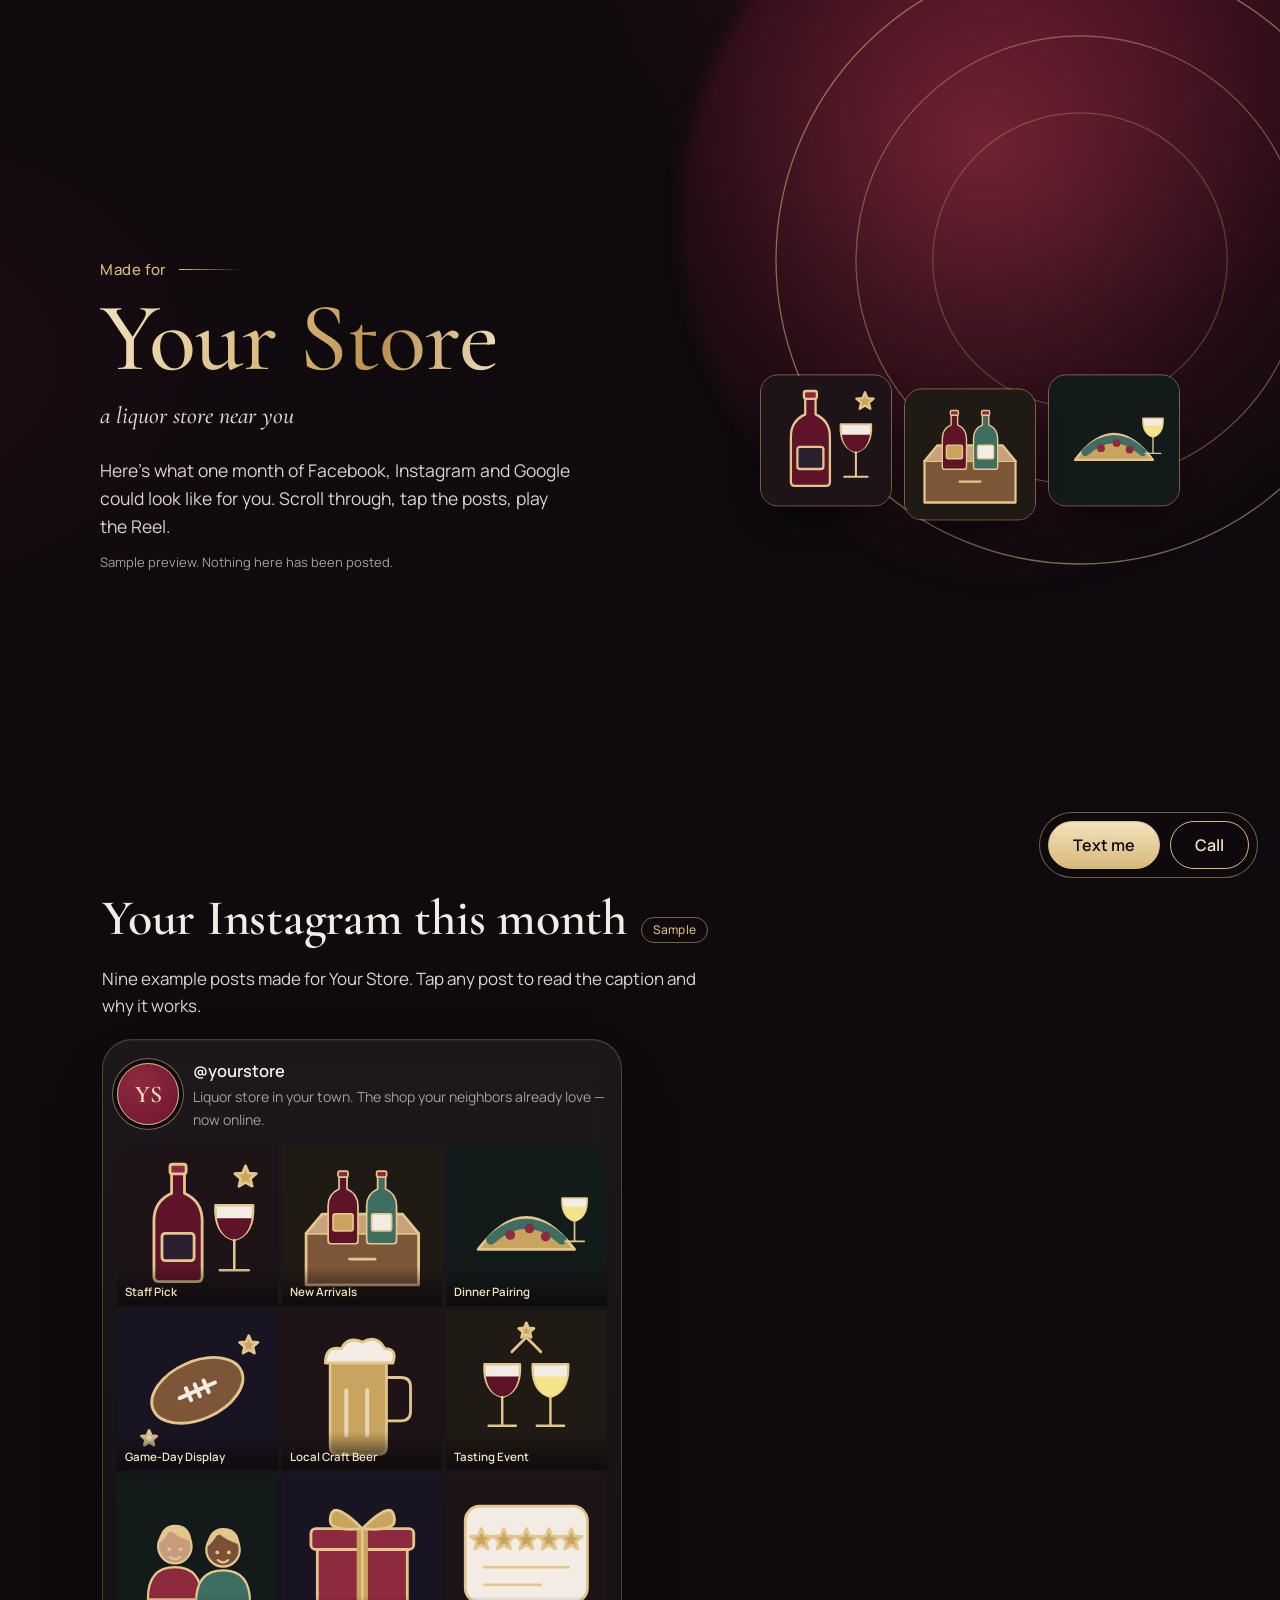
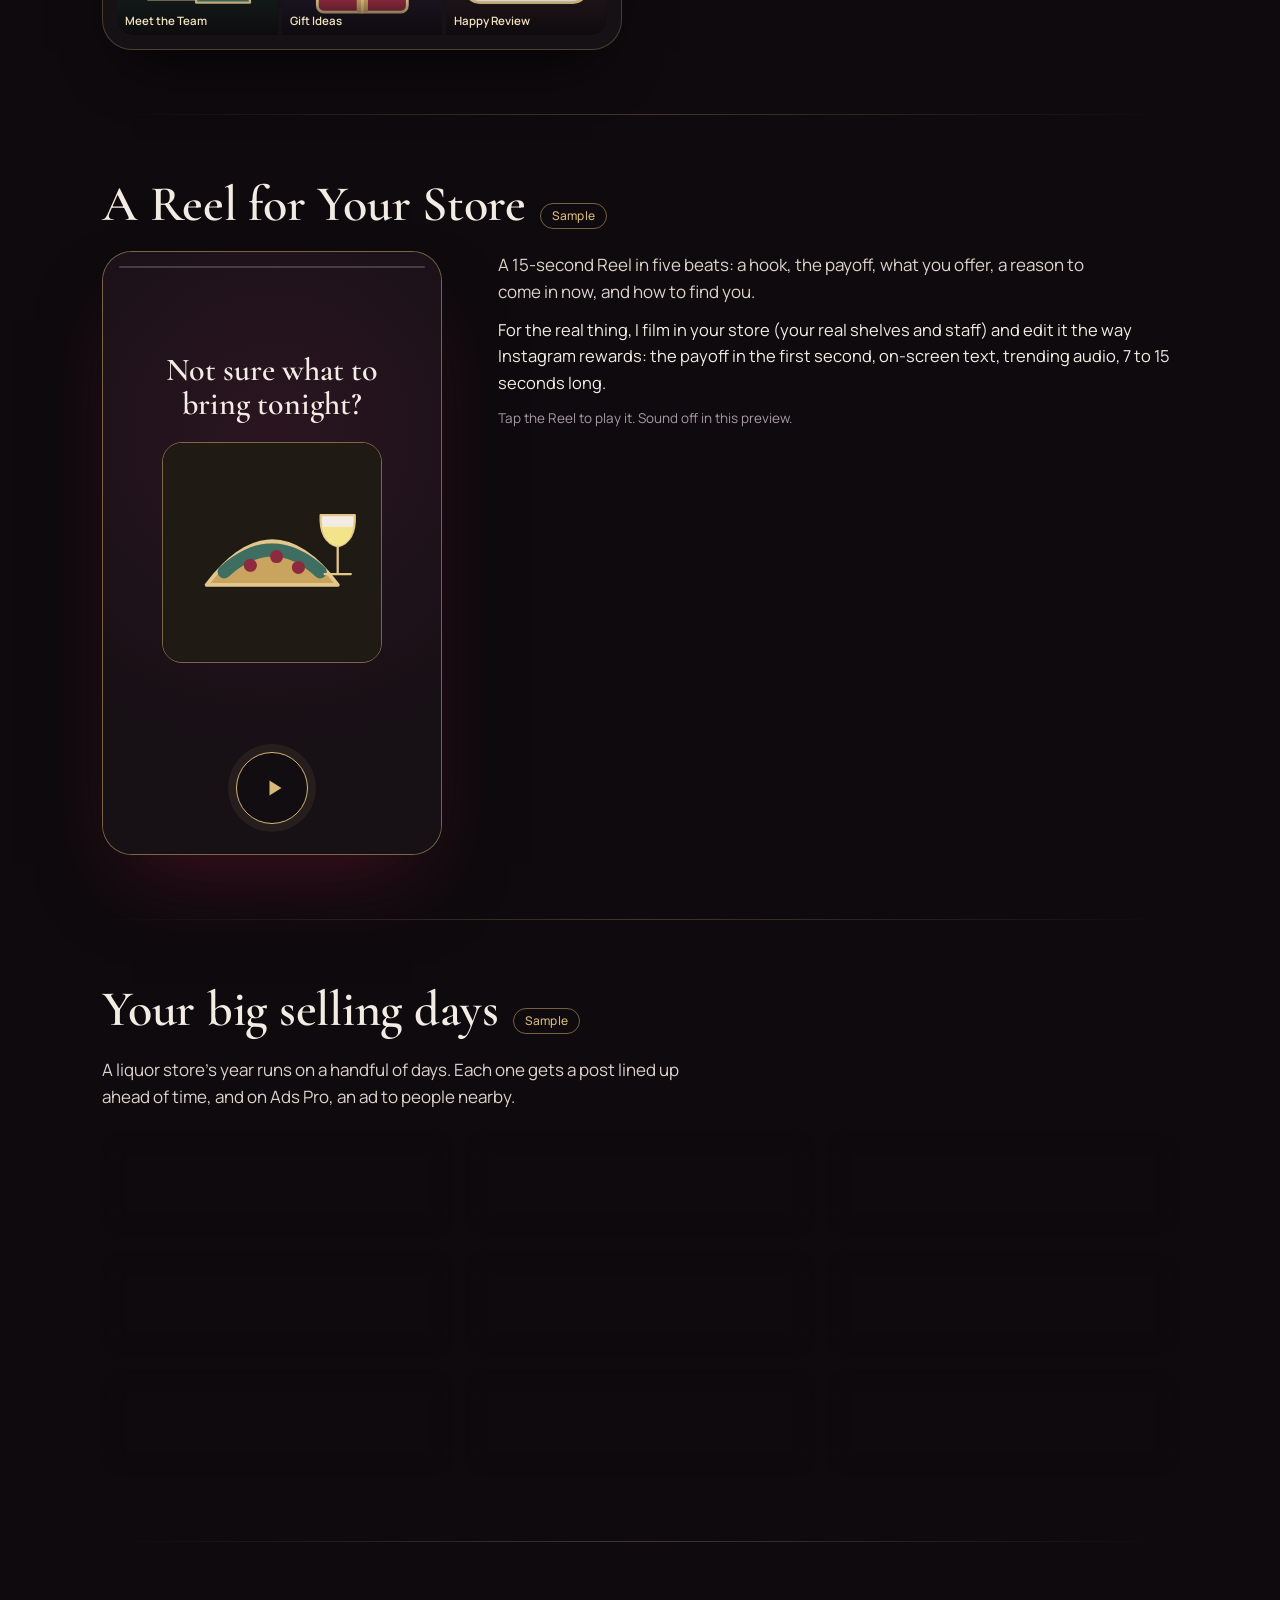
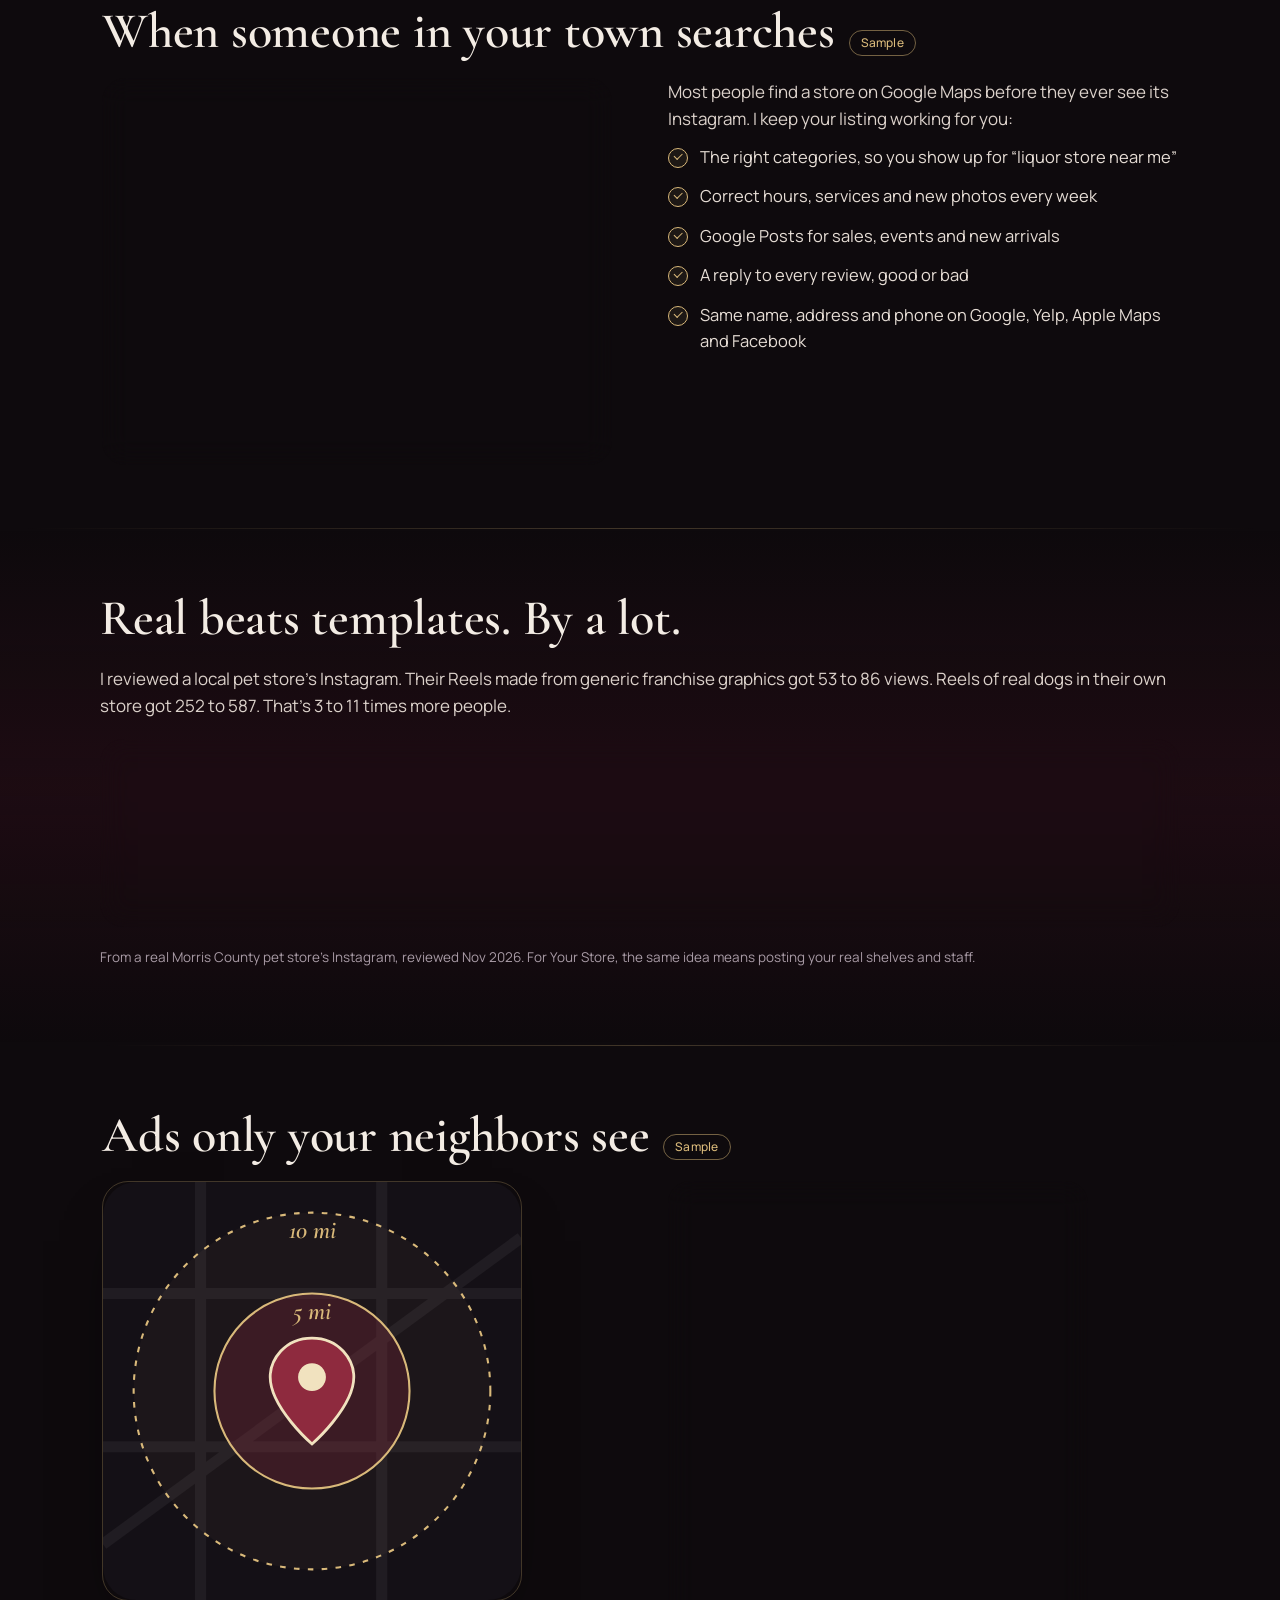
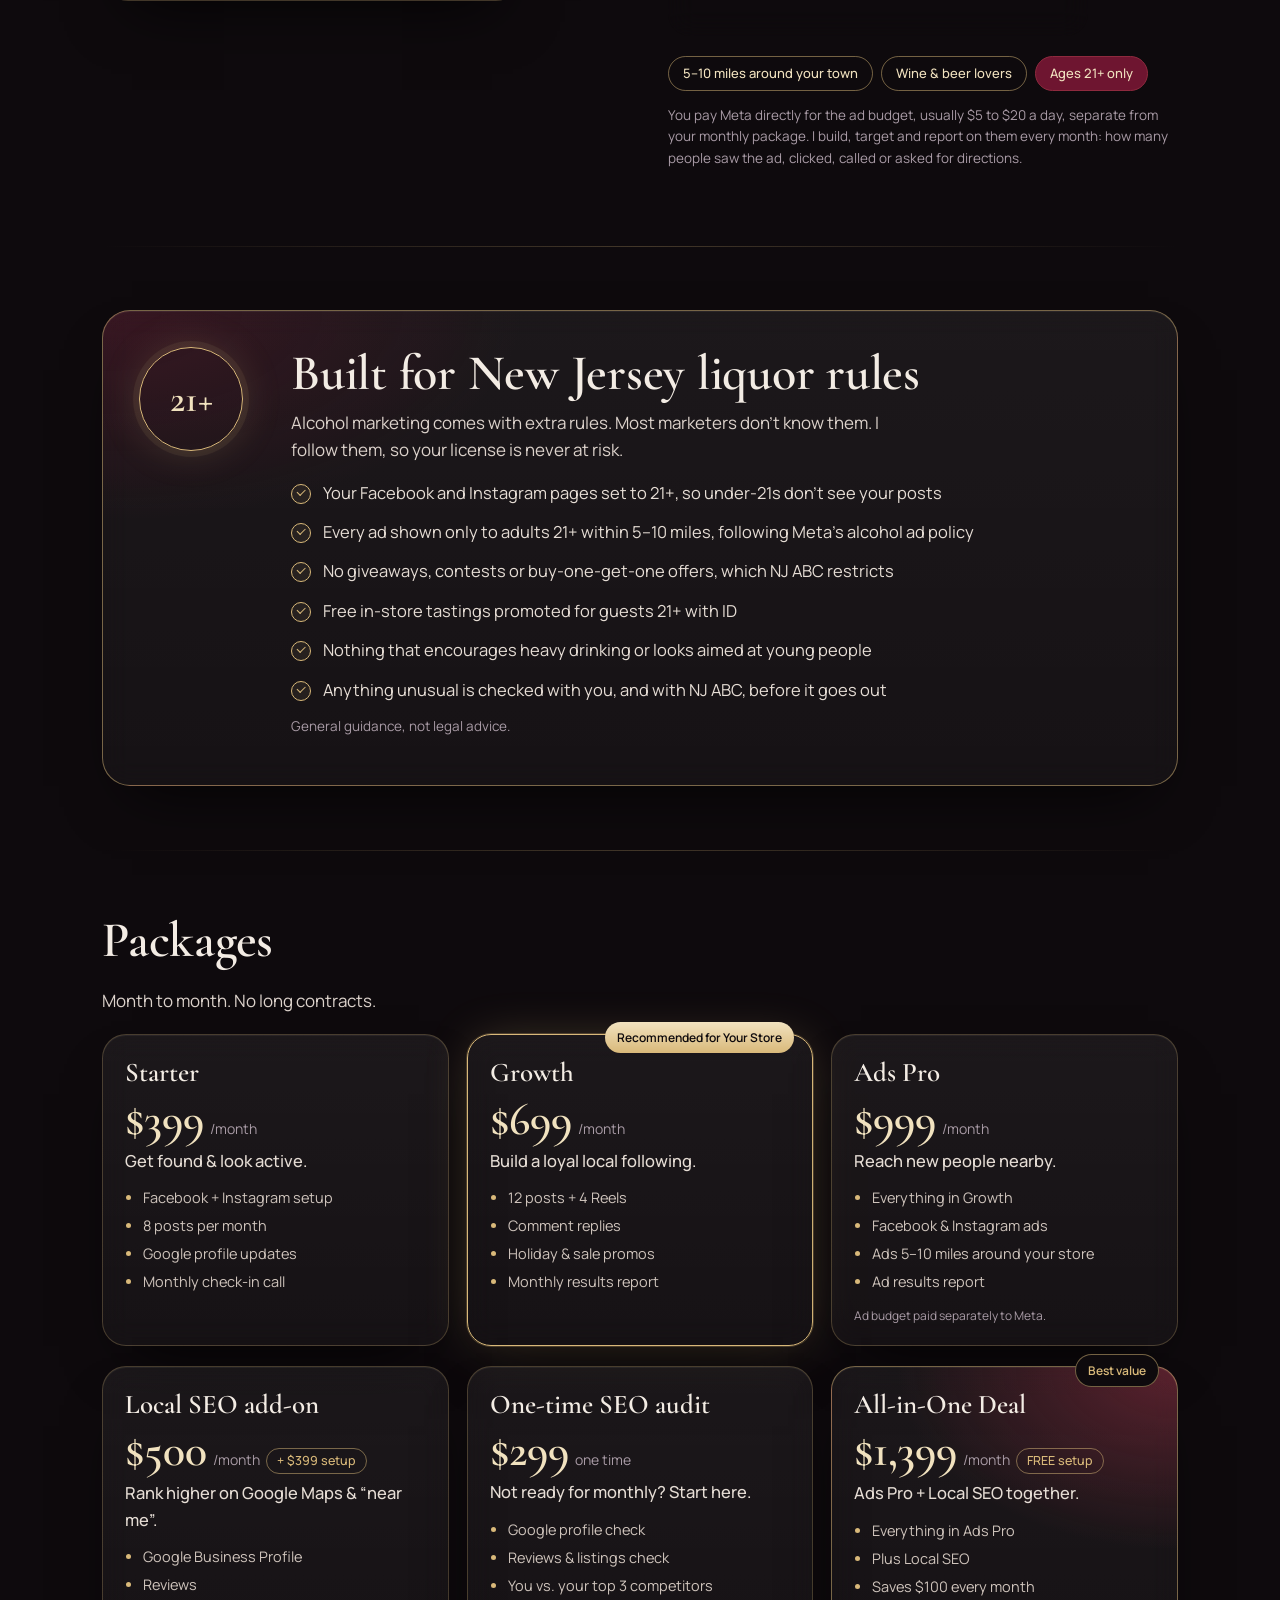
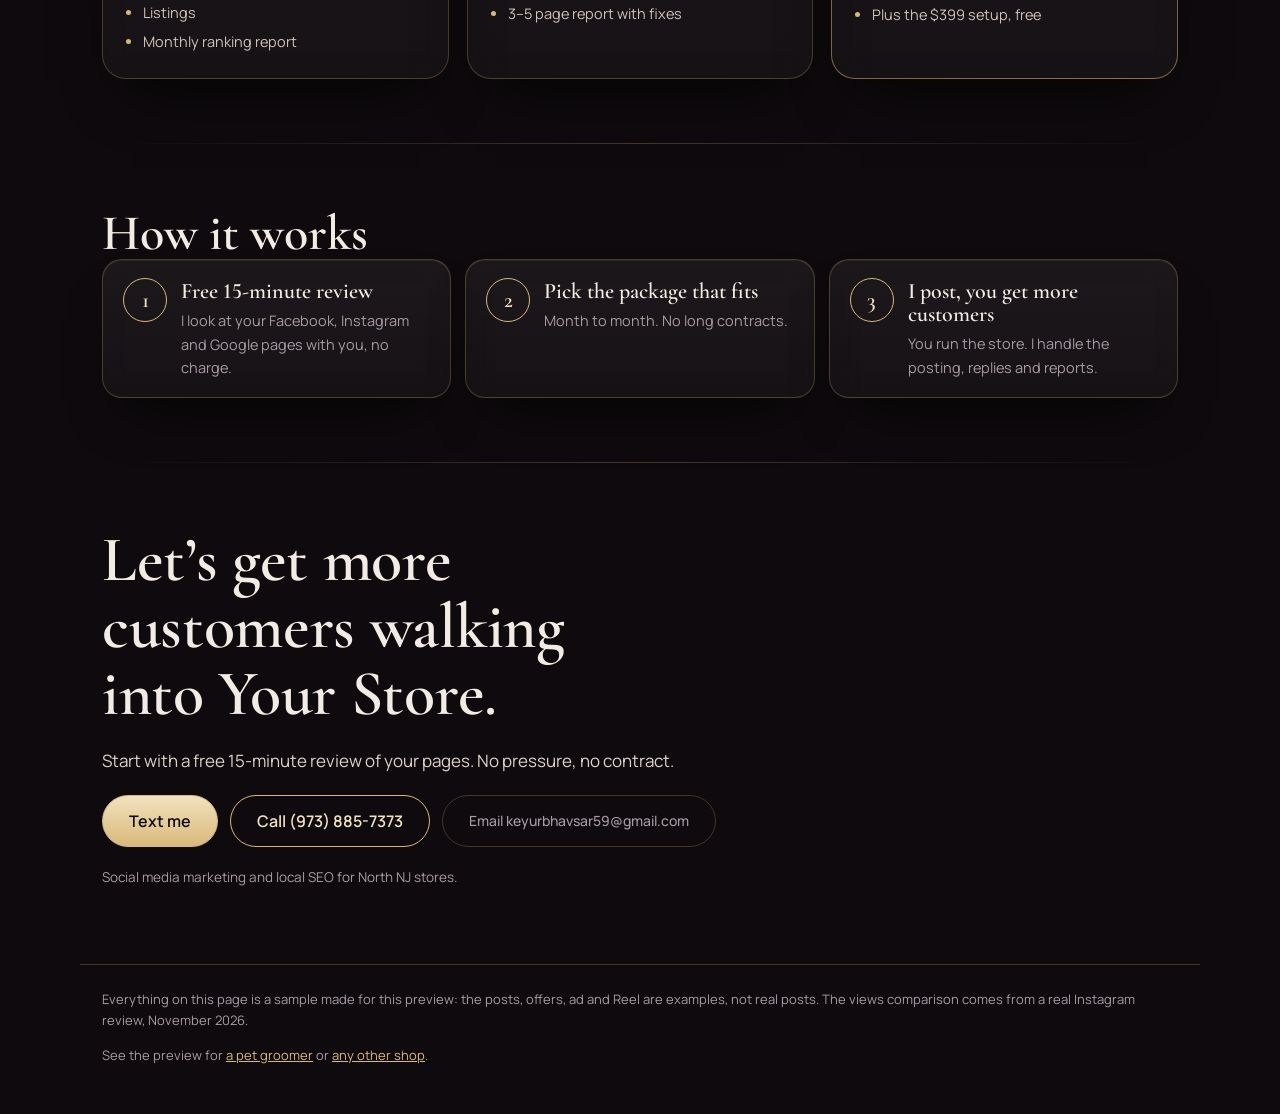
<file: index.html>
<!doctype html>
<html lang="en">
<head>
  <meta charset="utf-8">
  <meta name="viewport" content="width=device-width, initial-scale=1">
  <meta name="theme-color" content="#0E0A0D">
  <title>Your month, previewed</title>
  <meta name="description" content="A sample month of social media and Google marketing, made for your store.">
  <meta property="og:title" content="A sample month of marketing, made for your store">
  <meta property="og:description" content="Posts, a Reel, local ads and Google — see what it could look like.">
  <link rel="preconnect" href="https://fonts.googleapis.com">
  <link rel="preconnect" href="https://fonts.gstatic.com" crossorigin>
  <link href="https://fonts.googleapis.com/css2?family=Cormorant+Garamond:ital,wght@0,500;0,600;0,700;1,500;1,600&family=Manrope:wght@400;500;600;700&display=swap" rel="stylesheet">
  <link rel="stylesheet" href="css/style.css">
  <link rel="icon" href="data:image/svg+xml,%3Csvg xmlns='http://www.w3.org/2000/svg' viewBox='0 0 64 64'%3E%3Crect width='64' height='64' rx='16' fill='%230E0A0D'/%3E%3Ccircle cx='32' cy='32' r='15' fill='none' stroke='%23D9B97A' stroke-width='3'/%3E%3Ccircle cx='32' cy='32' r='6' fill='%236E1530'/%3E%3C/svg%3E">
</head>
<body>
  <main id="app" aria-live="polite">
    <noscript><p class="noscript">This preview needs JavaScript turned on.</p></noscript>
  </main>

  <div class="sheet" id="sheet" hidden>
    <div class="sheet-backdrop" data-close></div>
    <div class="sheet-panel" role="dialog" aria-modal="true" aria-labelledby="sheet-title">
      <button class="sheet-close" data-close aria-label="Close">×</button>
      <div class="sheet-body" id="sheet-body"></div>
    </div>
  </div>

  <nav class="cta-bar" id="cta-bar" aria-label="Contact"></nav>

  <script src="js/logic.js"></script>
  <script src="js/content.js"></script>
  <script src="js/art.js"></script>
  <script src="js/app.js"></script>
</body>
</html>
</file>
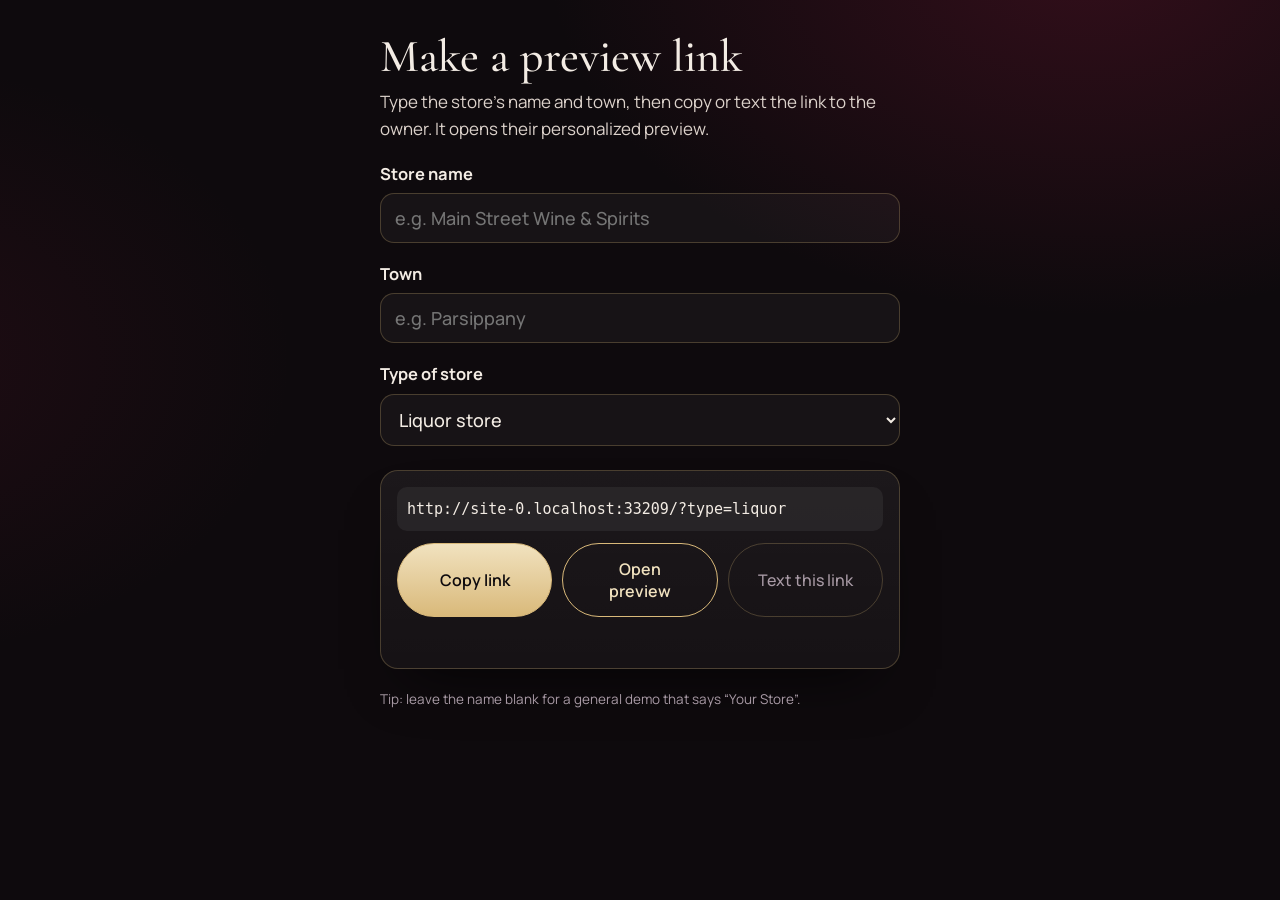
<file: make.html>
<!doctype html>
<html lang="en">
<head>
  <meta charset="utf-8">
  <meta name="viewport" content="width=device-width, initial-scale=1">
  <meta name="theme-color" content="#0E0A0D">
  <title>Preview link maker</title>
  <meta name="robots" content="noindex">
  <link rel="preconnect" href="https://fonts.googleapis.com">
  <link rel="preconnect" href="https://fonts.gstatic.com" crossorigin>
  <link href="https://fonts.googleapis.com/css2?family=Cormorant+Garamond:ital,wght@0,500;0,600;0,700;1,500;1,600&family=Manrope:wght@400;500;600;700&display=swap" rel="stylesheet">
  <link rel="stylesheet" href="css/style.css">
  <style>
    body { padding-bottom: 0; }
    .maker { max-width: 560px; margin: 0 auto; padding: 32px 20px 48px; }
    .maker h1 { font-size: 46px; font-weight: 500; margin-bottom: 8px; }
    .field select option { background: #171015; color: #F3ECE4; }
    .field { display: block; margin: 18px 0 0; font-weight: 700; }
    .field input, .field select {
      display: block; width: 100%; margin-top: 6px; font: 500 18px var(--body); padding: 12px 14px;
      border: var(--line); border-radius: 14px; background: rgba(255,255,255,.04); color: var(--text);
    }
    .out { margin-top: 24px; background: linear-gradient(180deg, var(--glass-2), var(--glass)); border: var(--line); border-radius: 18px; box-shadow: var(--shadow); padding: 16px; }
    .out code { display: block; word-break: break-all; font-size: 15px; background: var(--lilac); border-radius: 10px; padding: 10px; margin-bottom: 12px; }
    .row { display: flex; flex-wrap: wrap; gap: 10px; }
    .row .btn { flex: 1 1 140px; font-size: 16px; }
    button.btn { cursor: pointer; }
    .status { min-height: 1.5em; margin: 10px 0 0; font-weight: 700; color: var(--ok); }
  </style>
</head>
<body>
  <main class="maker">
    <h1>Make a preview link</h1>
    <p class="lead">Type the store’s name and town, then copy or text the link to the owner. It opens their personalized preview.</p>
    <label class="field">Store name
      <input id="store" autocomplete="off" placeholder="e.g. Main Street Wine &amp; Spirits" maxlength="60">
    </label>
    <label class="field">Town
      <input id="town" autocomplete="off" placeholder="e.g. Parsippany" maxlength="30">
    </label>
    <label class="field">Type of store
      <select id="type">
        <option value="liquor" selected>Liquor store</option>
        <option value="groomer">Pet groomer</option>
        <option value="store">Any other local shop</option>
      </select>
    </label>
    <div class="out">
      <code id="link"></code>
      <div class="row">
        <button class="btn btn-coral" id="copy" type="button">Copy link</button>
        <a class="btn btn-sun" id="open" target="_blank" rel="noopener">Open preview</a>
        <a class="btn btn-ghost" id="text">Text this link</a>
      </div>
      <p class="status" id="status" role="status"></p>
    </div>
    <p class="small" style="margin-top:20px">Tip: leave the name blank for a general demo that says “Your Store”.</p>
  </main>
  <script src="js/logic.js"></script>
  <script>
    (function () {
      const $ = id => document.getElementById(id);
      const base = new URL('./', location.href).href;
      function update() {
        const store = $('store').value, town = $('town').value, type = $('type').value;
        const link = Logic.buildLink(base, { store, town, type });
        $('link').textContent = link;
        $('open').href = link;
        const msg = `Hi! I put together a quick preview of what a month of marketing could look like for ${store.trim() || 'your store'}: ${link}`;
        $('text').href = 'sms:?&body=' + encodeURIComponent(msg);
        $('status').textContent = '';
      }
      ['store', 'town', 'type'].forEach(id => $(id).addEventListener('input', update));
      $('copy').addEventListener('click', async () => {
        const text = $('link').textContent;
        try { await navigator.clipboard.writeText(text); $('status').textContent = 'Link copied.'; }
        catch (e) {
          const r = document.createRange(); r.selectNodeContents($('link'));
          const s = getSelection(); s.removeAllRanges(); s.addRange(r);
          $('status').textContent = 'Link selected. Press copy on your keyboard.';
        }
      });
      update();
    })();
  </script>
</body>
</html>
</file>
<file: css/style.css>
/* Midnight & champagne — a premium after-dark look for liquor & wine stores. */
:root {
  --night: #0E0A0D;        /* page */
  --night-2: #171015;      /* raised surfaces */
  --wine: #6E1530;         /* glow, accents */
  --wine-2: #8E2A3E;
  --gold: #D9B97A;         /* champagne */
  --gold-2: #F1E2BF;       /* light champagne, highlights */
  --text: #F3ECE4;
  --muted: #A99BA6;
  --hair: rgba(217, 185, 122, .26);   /* hairline */
  --hair-2: rgba(217, 185, 122, .5);
  --glass: rgba(255, 255, 255, .035);
  --glass-2: rgba(255, 255, 255, .06);
  --ok: #8FD1B3;
  /* names kept for make.html */
  --ink: var(--text); --lilac: var(--glass-2); --line: 1px solid var(--hair); --shadow: 0 30px 60px -30px rgba(0,0,0,.8);
  --display: 'Cormorant Garamond', 'Cormorant', Georgia, serif;
  --body: 'Manrope', system-ui, -apple-system, 'Segoe UI', sans-serif;
  color-scheme: dark;
}
* { box-sizing: border-box; }
html { -webkit-text-size-adjust: 100%; background: var(--night); }
body {
  margin: 0; color: var(--text); font: 16.5px/1.6 var(--body); overflow-x: hidden; padding-bottom: 84px;
  background:
    radial-gradient(900px 600px at 85% -5%, rgba(110, 21, 48, .38), transparent 60%),
    radial-gradient(700px 500px at -10% 40%, rgba(110, 21, 48, .18), transparent 60%),
    var(--night);
  background-attachment: fixed;
}
body.locked { overflow: hidden; }
img, svg { display: block; max-width: 100%; }
h1, h2, h3 { font-family: var(--display); line-height: 1.05; margin: 0; font-weight: 600; overflow-wrap: anywhere; font-variant-numeric: lining-nums; }
.price b, .range-val, .steps li::before, .rules-badge, .map-t, .ig-avatar { font-variant-numeric: lining-nums; }
h2 { font-size: clamp(32px, 7vw, 50px); letter-spacing: -0.005em; }
h3 { font-size: 23px; }
p, li { overflow-wrap: anywhere; }
p { margin: 0 0 12px; }
a { color: inherit; }
:focus-visible { outline: 1px solid var(--gold); outline-offset: 4px; border-radius: 8px; }
.small { font-size: 13.5px; color: var(--muted); }
.lead { font-size: 17px; max-width: 60ch; color: #DCD2CB; }
.noscript { padding: 24px; }

/* ---------- hero: the one orchestrated moment ---------- */
.hero { position: relative; overflow: hidden; padding: 56px 22px 44px; min-height: 92vh; display: flex; flex-direction: column; justify-content: center; }
.hero > * { position: relative; width: 100%; max-width: 1080px; margin-left: auto; margin-right: auto; }
.dots { position: absolute; inset: 0; max-width: none; pointer-events: none; }
.dots i {
  position: absolute; width: 520px; height: 520px; right: -200px; top: -120px; border-radius: 50%;
  background: radial-gradient(circle at 40% 40%, rgba(142, 42, 62, .75), rgba(110, 21, 48, .25) 45%, transparent 70%);
  filter: blur(8px); animation: breathe 9s ease-in-out infinite;
}
.rings { position: absolute; width: 440px; height: 440px; right: -160px; top: -80px; overflow: visible; }
.rings circle { fill: none; stroke: var(--gold); stroke-width: .8; opacity: .55; stroke-dasharray: 1200; stroke-dashoffset: 1200; animation: draw 2.6s cubic-bezier(.3,.7,.2,1) forwards; }
.rings circle:nth-child(2) { opacity: .4; animation-delay: .25s; }
.rings circle:nth-child(3) { opacity: .28; animation-delay: .5s; }
@keyframes draw { to { stroke-dashoffset: 0; } }
@keyframes breathe { 50% { transform: scale(1.06) translate(-10px, 8px); } }
.hero-kicker { font: 500 15px var(--body); color: var(--gold); letter-spacing: .04em; margin-bottom: 14px; display: flex; align-items: center; gap: 12px; }
.hero-kicker::after { content: ''; height: 1px; width: 64px; background: linear-gradient(90deg, var(--gold), transparent); }
.hero-name { font-size: clamp(54px, 15vw, 132px); font-weight: 500; line-height: .92; letter-spacing: -0.01em; margin-bottom: 18px; }
.hero-name span {
  background: linear-gradient(100deg, var(--gold-2) 0%, var(--gold) 45%, #B98F4E 70%, var(--gold-2) 100%);
  -webkit-background-clip: text; background-clip: text; color: transparent;
  animation: rise 1.1s cubic-bezier(.2,.7,.2,1) both .15s;
}
@keyframes rise { from { opacity: 0; transform: translateY(18px); filter: blur(6px); } }
.hero-town { font: italic 500 24px var(--display); color: var(--text); margin-bottom: 26px; opacity: .9; }
.hero-lede { font-size: 17.5px; max-width: 36ch; color: #DCD2CB; }
.hero-mini { display: flex; gap: 12px; margin: 30px 0 22px; }
.mini { width: 31%; max-width: 150px; aspect-ratio: 1; border: 1px solid var(--hair-2); border-radius: 18px; overflow: hidden; box-shadow: 0 20px 40px -20px rgba(0,0,0,.9); }
.mini-1 { transform: translateY(14px); }
.hero-note { font-size: 13px; color: var(--muted); }
@media (min-width: 900px) {
  .hero { padding: 80px 32px 64px; }
  .hero > .hero-lede { padding-right: 50%; max-width: 1080px; }
  .hero > .hero-name { padding-right: 46%; font-size: clamp(64px, 7.6vw, 112px); }
  .hero > .hero-town, .hero > .hero-kicker { padding-right: 46%; }
  .hero > .hero-mini { position: absolute; top: 50%; transform: translateY(-30%); right: max(40px, calc(50% - 540px)); width: 420px; margin: 0; }
  .hero > .hero-mini .mini { width: 33%; max-width: none; }
  .rings { width: 640px; height: 640px; right: -120px; top: -60px; }
  .dots i { width: 760px; height: 760px; right: -160px; top: -160px; }
}

/* ---------- blocks ---------- */
.block { padding: 64px 22px; max-width: 1120px; margin: 0 auto; position: relative; }
.block + .block::before { content: ''; position: absolute; top: 0; left: 22px; right: 22px; height: 1px; background: linear-gradient(90deg, transparent, var(--hair), transparent); }
.block > * + * { margin-top: 20px; }
.block-head { display: flex; align-items: baseline; gap: 14px; flex-wrap: wrap; }
.sample { font: 500 12px/1 var(--body); color: var(--gold); border: 1px solid var(--hair-2); border-radius: 999px; padding: 6px 11px; letter-spacing: .02em; }
.split { display: grid; gap: 30px; }
@media (min-width: 860px) {
  .split { grid-template-columns: 1fr 1fr; align-items: start; gap: 56px; }
  .split-reel { grid-template-columns: 340px 1fr; }
}
/* shared glass surface */
.phone, .gcard, .adcard, .pkg, .steps li, .cal-card, .range, .rules-box, .sheet-panel {
  background: linear-gradient(180deg, var(--glass-2), var(--glass)); border: 1px solid var(--hair);
  backdrop-filter: blur(14px); -webkit-backdrop-filter: blur(14px);
  box-shadow: inset 0 1px 0 rgba(255,255,255,.06), 0 30px 60px -30px rgba(0,0,0,.85);
}

/* ---------- instagram ---------- */
.phone { border-radius: 30px; padding: 18px 14px 14px; max-width: 520px; }
.ig-head { display: flex; gap: 14px; align-items: center; margin-bottom: 14px; }
.ig-avatar {
  flex: 0 0 auto; width: 62px; height: 62px; border-radius: 50%; display: grid; place-items: center;
  font: 600 24px var(--display); color: var(--gold-2); background: radial-gradient(circle at 35% 30%, var(--wine-2), var(--wine));
  border: 1px solid var(--gold); box-shadow: 0 0 0 4px var(--night), 0 0 0 5px var(--hair-2);
}
.ig-avatar.sm { width: 28px; height: 28px; font-size: 13px; box-shadow: none; }
.ig-handle { font-weight: 600; margin: 0 0 2px; display: flex; align-items: center; gap: 8px; }
.ig-bio { font-size: 14px; margin: 0; color: var(--muted); }
.ig-grid { display: grid; grid-template-columns: repeat(3, 1fr); gap: 4px; border-radius: 16px; overflow: hidden; }
.tile { position: relative; padding: 0; border: 0; background: none; cursor: pointer; aspect-ratio: 1; overflow: hidden; font: inherit; color: inherit; }
.tile svg { width: 100%; height: 100%; transition: transform .5s cubic-bezier(.2,.7,.2,1); }
.tile:hover svg, .tile:focus-visible svg { transform: scale(1.06); }
.tile span {
  position: absolute; left: 0; right: 0; bottom: 0; text-align: left; padding: 18px 8px 7px;
  font: 600 11.5px/1.2 var(--body); color: var(--gold-2); background: linear-gradient(transparent, rgba(14,10,13,.92));
}

/* ---------- reel ---------- */
.reel {
  position: relative; width: 100%; max-width: 340px; aspect-ratio: 9 / 16; border: 1px solid var(--hair-2); border-radius: 30px;
  background: var(--night-2); overflow: hidden; cursor: pointer; padding: 0; color: var(--text); font: inherit;
  box-shadow: 0 40px 80px -30px rgba(110, 21, 48, .55), inset 0 1px 0 rgba(255,255,255,.06);
}
.scene { position: absolute; inset: 0; display: flex; flex-direction: column; align-items: center; justify-content: center; gap: 22px; padding: 30px 24px; text-align: center; opacity: 0; }
.scene p { font: 600 32px/1.05 var(--display); margin: 0; text-wrap: balance; }
.scene-0 { opacity: 1; background: radial-gradient(circle at 50% 30%, #2A1520, var(--night-2) 70%); padding-bottom: 120px; }
.scene-1 { background: radial-gradient(circle at 50% 40%, var(--wine-2), var(--wine) 70%); }
.scene-2 { background: radial-gradient(circle at 50% 60%, #22301F, #111813 75%); }
.scene-3 { background: radial-gradient(circle at 50% 40%, #3A2A12, #19120A 75%); }
.scene-3 p { color: var(--gold-2); }
.scene-4 { background: radial-gradient(circle at 50% 50%, #2A1520, var(--night) 75%); }
.scene-4 p { color: var(--gold); }
.reel-art { width: 76%; border: 1px solid var(--hair-2); border-radius: 20px; overflow: hidden; }
.chips { display: flex; flex-wrap: wrap; justify-content: center; gap: 8px; }
.chips span { border: 1px solid var(--hair-2); color: var(--gold-2); border-radius: 999px; padding: 8px 14px; font-weight: 500; font-size: 15px; }
.reel-btn { border: 1px solid var(--gold); color: var(--night); background: linear-gradient(180deg, var(--gold-2), var(--gold)); font: 600 16px var(--body); padding: 13px 28px; border-radius: 999px; }
.reel-play {
  position: absolute; left: 50%; bottom: 30px; width: 72px; height: 72px; margin-left: -36px; border-radius: 50%;
  background: rgba(14,10,13,.5); color: var(--gold); border: 1px solid var(--gold); display: grid; place-items: center;
  backdrop-filter: blur(6px); box-shadow: 0 0 0 8px rgba(217,185,122,.08);
}
.reel-play svg { width: 30px; margin-left: 4px; }
.reel-bar { position: absolute; left: 16px; right: 16px; top: 14px; height: 2px; background: rgba(255,255,255,.18); border-radius: 2px; overflow: hidden; }
.reel-bar i { display: block; height: 100%; width: 0; background: var(--gold); }
.reel.playing .reel-play { display: none; }
.reel.playing .scene { animation: scene 3s ease both; }
.reel.playing .scene-0 { animation-delay: 0s; }
.reel.playing .scene-1 { animation-delay: 3s; }
.reel.playing .scene-2 { animation-delay: 6s; }
.reel.playing .scene-3 { animation-delay: 9s; }
.reel.playing .scene-4 { animation: scene-last 3s ease 12s both; }
.reel.playing .reel-bar i { animation: bar 15s linear both; }
.reel.ended .reel-play { display: grid; width: 54px; height: 54px; margin-left: -27px; }
.reel.ended .reel-play svg { width: 22px; }
.reel.playing .scene p { animation: pop .7s cubic-bezier(.2,.7,.2,1) both; animation-delay: inherit; }
@keyframes scene { 0% { opacity: 0; } 10% { opacity: 1; } 90% { opacity: 1; } 100% { opacity: 0; } }
@keyframes scene-last { 0% { opacity: 0; } 10%, 100% { opacity: 1; } }
@keyframes pop { from { transform: translateY(14px); opacity: 0; filter: blur(4px); } to { transform: none; } }
@keyframes bar { to { width: 100%; } }
/* scene 3 sparkle instead of confetti */
.confetti i { position: absolute; top: -10px; width: 3px; height: 3px; border-radius: 50%; background: var(--gold-2); box-shadow: 0 0 8px 2px rgba(241,226,191,.7); opacity: 0; }
.reel.playing .confetti i { animation: fall 2.8s ease-out 9.2s both; }
.confetti i:nth-child(1) { left: 8%; } .confetti i:nth-child(2) { left: 16%; animation-delay: 9.5s !important; } .confetti i:nth-child(3) { left: 24%; }
.confetti i:nth-child(4) { left: 32%; animation-delay: 9.4s !important; } .confetti i:nth-child(5) { left: 40%; } .confetti i:nth-child(6) { left: 48%; animation-delay: 9.6s !important; }
.confetti i:nth-child(7) { left: 56%; } .confetti i:nth-child(8) { left: 64%; animation-delay: 9.3s !important; } .confetti i:nth-child(9) { left: 72%; }
.confetti i:nth-child(10) { left: 80%; animation-delay: 9.5s !important; } .confetti i:nth-child(11) { left: 88%; } .confetti i:nth-child(12) { left: 94%; animation-delay: 9.4s !important; }
.confetti i:nth-child(13) { left: 12%; animation-delay: 9.7s !important; } .confetti i:nth-child(14) { left: 68%; animation-delay: 9.8s !important; }
@keyframes fall { 0% { transform: translateY(0); opacity: 0; } 15% { opacity: 1; } 100% { transform: translateY(620px); opacity: 0; } }

/* ---------- google ---------- */
.gcard { border-radius: 24px; padding: 16px; max-width: 520px; }
.gsearch { display: flex; align-items: center; gap: 10px; border: 1px solid var(--hair); border-radius: 999px; padding: 11px 16px; margin-bottom: 14px; font-weight: 500; background: rgba(0,0,0,.25); }
.gsearch-icon { width: 14px; height: 14px; border: 1.5px solid var(--gold); border-radius: 50%; position: relative; flex: 0 0 auto; }
.gsearch-icon::after { content: ''; position: absolute; width: 1.5px; height: 7px; background: var(--gold); right: -4px; bottom: -6px; transform: rotate(-45deg); }
.gphotos { display: grid; grid-template-columns: 2fr 1fr 1fr; gap: 4px; border-radius: 16px; overflow: hidden; margin-bottom: 14px; height: 120px; }
.gphotos div { overflow: hidden; } .gphotos svg { width: 100%; height: 100%; }
.gphotos div:first-child svg { width: 100%; height: auto; margin-top: -25%; }
.gprofile h3 { font-size: 28px; margin-bottom: 4px; }
.gstars { margin: 0; color: var(--muted); font-size: 14px; } .gstars span { color: var(--gold); letter-spacing: 2px; }
.gmeta, .gopen { margin: 2px 0; font-size: 14px; color: #DCD2CB; } .gopen b { color: var(--ok); font-weight: 600; }
.gbtns { display: flex; gap: 8px; margin-top: 14px; flex-wrap: wrap; }
.gbtns span { border: 1px solid var(--hair-2); border-radius: 999px; padding: 6px 14px; font-weight: 500; font-size: 13.5px; color: var(--gold-2); }
.gbtns span:first-child { background: var(--gold); color: var(--night); border-color: var(--gold); }
.checks { list-style: none; padding: 0; margin: 0; }
.checks li { position: relative; padding: 0 0 13px 32px; color: #E6DDD5; }
.checks li::before { content: ''; position: absolute; left: 0; top: 4px; width: 18px; height: 18px; border-radius: 50%; border: 1px solid var(--gold); background: rgba(217,185,122,.08); }
.checks li::after { content: ''; position: absolute; left: 5.5px; top: 9px; width: 7px; height: 3.5px; border: solid var(--gold); border-width: 0 0 1.5px 1.5px; transform: rotate(-45deg); }

/* ---------- proof ---------- */
.block-dark { max-width: none; background: linear-gradient(180deg, transparent, rgba(110,21,48,.16), transparent); }
.block-dark > * { max-width: 1080px; margin-left: auto; margin-right: auto; }
.range { border-radius: 24px; padding: 24px 20px 18px; }
.range-row { display: grid; grid-template-columns: 1fr auto; gap: 6px 12px; margin-bottom: 20px; }
.range-label { margin: 0; font-weight: 500; color: #DCD2CB; }
.range-val { margin: 0; font: 600 22px var(--display); grid-column: 2; grid-row: 1; }
.range-track { grid-column: 1 / -1; position: relative; height: 10px; background: rgba(255,255,255,.06); border-radius: 999px; }
.range-fill { position: absolute; top: 0; bottom: 0; border-radius: 999px; }
.is-template .range-fill { background: #6B5E68; min-width: 10px; }
.is-real .range-fill { background: linear-gradient(90deg, #B98F4E, var(--gold-2)); box-shadow: 0 0 18px rgba(217,185,122,.45); }
.is-real .range-val { color: var(--gold); }
.range-axis { display: flex; justify-content: space-between; font-size: 12px; color: var(--muted); }

/* ---------- ads ---------- */
.radius { width: 100%; max-width: 420px; border-radius: 26px; border: 1px solid var(--hair); box-shadow: 0 30px 60px -30px rgba(0,0,0,.85); }
.map-bg { fill: #141016; }
.map-st { stroke: rgba(255,255,255,.05); }
.map-r10 { fill: rgba(217,185,122,.04); stroke: var(--gold); }
.map-r5 { fill: rgba(142,42,62,.28); stroke: var(--gold); }
.map-pin { fill: var(--wine-2); stroke: var(--gold-2); }
.map-dot { fill: var(--gold-2); stroke: var(--gold-2); }
.map-t { font: italic 600 18px var(--display); fill: var(--gold); }
.adcard { border-radius: 22px; padding: 14px; max-width: 420px; }
.ad-who { display: flex; align-items: center; gap: 8px; margin-bottom: 10px; font-size: 14px; }
.ad-who em { font-style: normal; color: var(--muted); font-size: 12px; margin-left: auto; }
.ad-art { border-radius: 14px; overflow: hidden; aspect-ratio: 16 / 9; }
.ad-art svg { width: 100%; height: auto; margin-top: -22%; }
.ad-head { font: 600 23px/1.1 var(--display); margin: 14px 0 4px; }
.ad-body { font-size: 14px; color: #DCD2CB; }
.ad-cta { display: inline-block; background: linear-gradient(180deg, var(--gold-2), var(--gold)); color: var(--night); padding: 8px 18px; border-radius: 999px; font-weight: 600; font-size: 14px; }
.ad-offer { font-size: 12px; color: var(--muted); margin: 10px 0 0; }
.targets { list-style: none; padding: 0; margin: 20px 0 14px; display: flex; flex-wrap: wrap; gap: 8px; }
.targets li { border: 1px solid var(--hair-2); border-radius: 999px; padding: 6px 14px; font-weight: 500; font-size: 13px; color: var(--gold-2); }
.targets li.age { background: var(--wine); border-color: var(--wine-2); color: var(--gold-2); }

/* ---------- liquor: selling days ---------- */
.cal { display: grid; gap: 12px; }
@media (min-width: 700px) { .cal { grid-template-columns: repeat(2, 1fr); } }
@media (min-width: 1000px) { .cal { grid-template-columns: repeat(3, 1fr); } }
.cal-card { display: grid; grid-template-columns: 78px 1fr; gap: 16px; align-items: center; border-radius: 20px; padding: 10px; transition: border-color .3s; }
.cal-card:hover { border-color: var(--hair-2); }
.cal-art { width: 78px; height: 78px; border-radius: 14px; overflow: hidden; border: 1px solid var(--hair); }
.cal-art svg { width: 100%; height: 100%; }
.cal-when { margin: 0; font: 500 12px var(--body); color: var(--gold); letter-spacing: .03em; }
.cal-card h3 { font-size: 23px; margin: 1px 0 3px; }
.cal-idea { margin: 0; font-size: 14px; line-height: 1.45; color: #CFC4BC; }

/* ---------- liquor: rules ---------- */
.rules-box { display: grid; gap: 22px; border-radius: 28px; padding: 26px 22px; border-color: var(--hair-2);
  background: radial-gradient(600px 300px at 0% 0%, rgba(110,21,48,.35), transparent 70%), linear-gradient(180deg, var(--glass-2), var(--glass)); }
@media (min-width: 760px) { .rules-box { grid-template-columns: 130px 1fr; padding: 36px; } }
.rules-badge {
  width: 104px; height: 104px; border-radius: 50%; display: grid; place-items: center; color: var(--gold-2);
  border: 1px solid var(--gold); font: 600 38px var(--display); box-shadow: 0 0 0 6px rgba(217,185,122,.08), 0 0 40px rgba(217,185,122,.18);
}
.rules-box h2 { margin-bottom: 10px; }
.rules-box .checks { margin-top: 16px; }

/* ---------- packages ---------- */
.pkgs { display: grid; gap: 18px; }
@media (min-width: 860px) { .pkgs { grid-template-columns: repeat(3, 1fr); } }
.pkg { position: relative; border-radius: 24px; padding: 24px 22px 20px; }
.pkg h3 { font-size: 27px; }
.price { margin: 8px 0 6px; display: flex; align-items: baseline; flex-wrap: wrap; gap: 6px; }
.price b { font: 600 46px/1 var(--display); color: var(--gold-2); }
.price span { color: var(--muted); font-size: 14px; }
.price em { font-style: normal; font-weight: 500; font-size: 12.5px; color: var(--gold); border: 1px solid var(--hair-2); border-radius: 999px; padding: 2px 10px; }
.tagline { font-weight: 500; color: #E6DDD5; }
.pkg ul { margin: 0; padding-left: 18px; color: #CFC4BC; font-size: 14.5px; } .pkg li { margin-bottom: 5px; } .pkg li::marker { color: var(--gold); }
.fine { font-size: 12px; color: var(--muted); margin: 12px 0 0; }
.badge, .rec-flag { position: absolute; top: -13px; right: 18px; margin: 0; font-weight: 600; font-size: 12px; border-radius: 999px; padding: 6px 12px; }
.badge { background: var(--night); color: var(--gold); border: 1px solid var(--hair-2); }
.rec-flag { background: linear-gradient(180deg, var(--gold-2), var(--gold)); color: var(--night); max-width: calc(100% - 36px); }
.pkg.is-rec { border-color: var(--gold); box-shadow: 0 0 0 1px rgba(217,185,122,.25), 0 0 50px -10px rgba(217,185,122,.3), 0 30px 60px -30px rgba(0,0,0,.85); }
.pkg-allinone { background: radial-gradient(400px 260px at 100% 0%, rgba(142,42,62,.55), transparent 70%), linear-gradient(180deg, var(--glass-2), var(--glass)); border-color: var(--hair-2); }

/* ---------- steps ---------- */
.steps { list-style: none; padding: 0; margin: 0; display: grid; gap: 14px; counter-reset: s; }
@media (min-width: 860px) { .steps { grid-template-columns: repeat(3, 1fr); } }
.steps li { counter-increment: s; position: relative; padding: 20px 20px 18px 78px; border-radius: 20px; }
.steps li::before {
  content: counter(s); position: absolute; left: 20px; top: 18px; width: 42px; height: 42px; border-radius: 50%;
  border: 1px solid var(--gold); color: var(--gold-2); display: grid; place-items: center; font: 600 22px var(--display);
}
.steps h3 { margin-bottom: 6px; font-size: 22px; }
.steps p { margin: 0; color: var(--muted); font-size: 14.5px; }

/* ---------- cta ---------- */
.block-cta h2 { max-width: 16ch; font-size: clamp(38px, 8vw, 64px); }
.cta-big { display: flex; flex-wrap: wrap; gap: 12px; }
.btn {
  display: inline-flex; align-items: center; justify-content: center; text-decoration: none; font: 600 16px var(--body);
  border-radius: 999px; padding: 14px 26px; min-height: 52px; text-align: center; overflow-wrap: anywhere;
  border: 1px solid var(--gold); transition: box-shadow .3s, transform .2s;
}
.btn:hover { box-shadow: 0 0 30px -6px rgba(217,185,122,.55); }
.btn:active { transform: scale(.98); }
.btn-coral { background: linear-gradient(180deg, var(--gold-2), var(--gold)); color: var(--night); }
.btn-sun { background: transparent; color: var(--gold-2); }
.btn-ghost { background: transparent; color: var(--muted); border-color: var(--hair); font-size: 14px; font-weight: 500; }
.foot { max-width: 1120px; margin: 0 auto; padding: 10px 22px 36px; font-size: 13px; color: var(--muted); border-top: 1px solid var(--hair); }
.foot p { margin-top: 14px; }
.foot a { color: var(--gold); }

/* ---------- sticky contact bar ---------- */
.cta-bar {
  position: fixed; left: 0; right: 0; bottom: 0; z-index: 20; display: flex; gap: 10px; padding: 10px 14px calc(10px + env(safe-area-inset-bottom));
  background: rgba(14,10,13,.72); backdrop-filter: blur(16px); -webkit-backdrop-filter: blur(16px); border-top: 1px solid var(--hair);
}
.cta-bar .btn { flex: 1; padding: 10px; min-height: 48px; }
@media (min-width: 860px) {
  body { padding-bottom: 0; }
  .cta-bar { left: auto; right: 22px; bottom: 22px; border: 1px solid var(--hair-2); border-radius: 999px; padding: 8px; }
  .cta-bar .btn { flex: 0 0 auto; padding: 10px 24px; }
}

/* ---------- post sheet ---------- */
.sheet { position: fixed; inset: 0; z-index: 50; display: flex; align-items: flex-end; justify-content: center; }
.sheet[hidden] { display: none; }
.sheet-backdrop { position: absolute; inset: 0; background: rgba(6,4,6,.7); backdrop-filter: blur(6px); }
.sheet-panel {
  position: relative; width: 100%; max-width: 760px; max-height: 92vh; overflow: auto; background-color: #150F14;
  border-bottom: 0; border-radius: 28px 28px 0 0; padding: 20px; animation: up .35s cubic-bezier(.2,.7,.2,1);
}
@keyframes up { from { transform: translateY(40px); opacity: 0; } }
.sheet-close {
  position: absolute; right: 16px; top: 16px; z-index: 2; width: 42px; height: 42px; border-radius: 50%;
  border: 1px solid var(--hair-2); background: rgba(14,10,13,.7); font: 400 26px/1 var(--body); color: var(--gold-2); cursor: pointer;
}
.sheet-body { display: grid; gap: 18px; }
.sheet-art { border-radius: 20px; overflow: hidden; border: 1px solid var(--hair); max-width: 320px; }
.sheet-text h3 { font-size: 32px; margin: 8px 0 10px; }
.caption { font-size: 16px; white-space: pre-line; color: #E6DDD5; }
.why { border: 1px solid var(--hair); border-radius: 16px; padding: 12px 16px; margin-bottom: 12px; background: rgba(217,185,122,.05); }
.why b { color: var(--gold); font-weight: 600; }
.why p { margin: 4px 0 0; color: #DCD2CB; }
@media (min-width: 700px) {
  .sheet { align-items: center; }
  .sheet-panel { border-radius: 28px; border-bottom: 1px solid var(--hair); }
  .sheet-body { grid-template-columns: 280px 1fr; align-items: start; }
}

@media (prefers-reduced-motion: reduce) {
  *, *::before, *::after { transition: none !important; }
  .dots i, .confetti, .sheet-panel, .hero-name span { animation: none !important; }
  .rings circle { animation: none !important; stroke-dashoffset: 0; }
}
</file>
